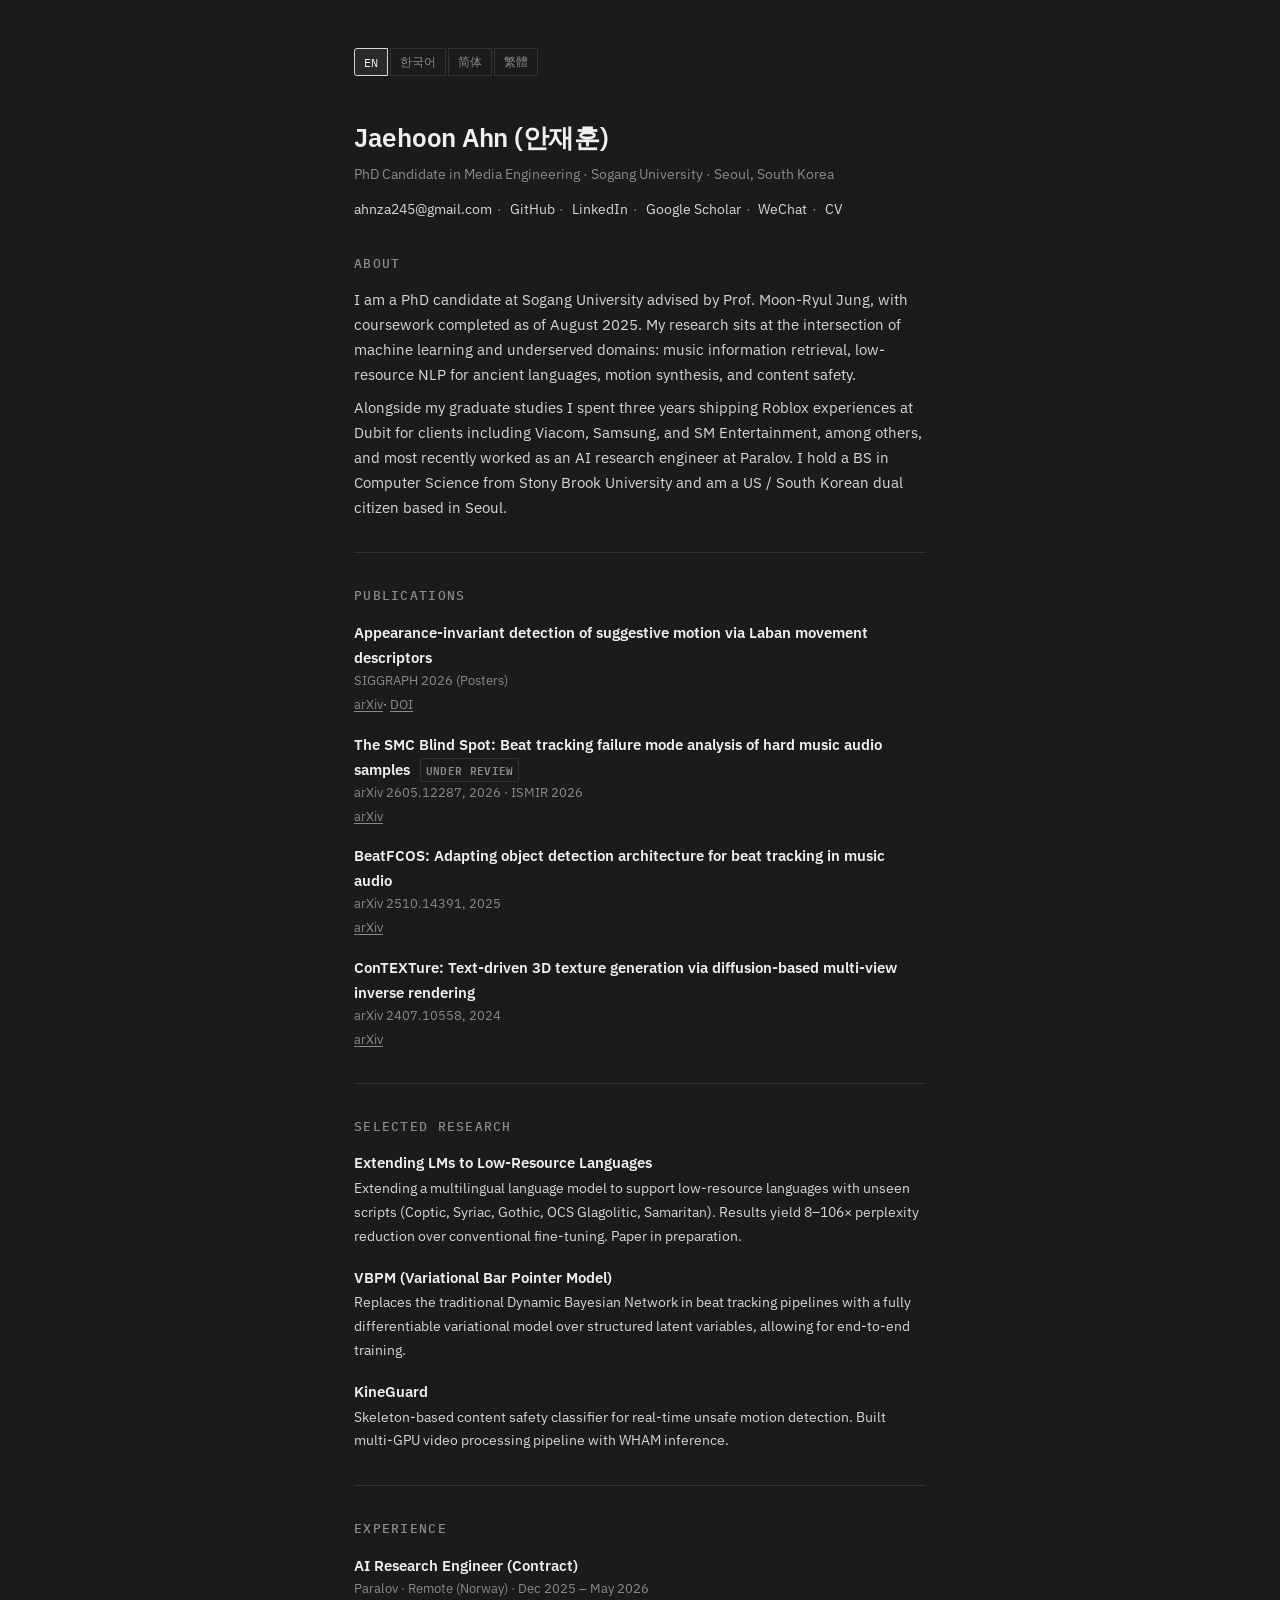
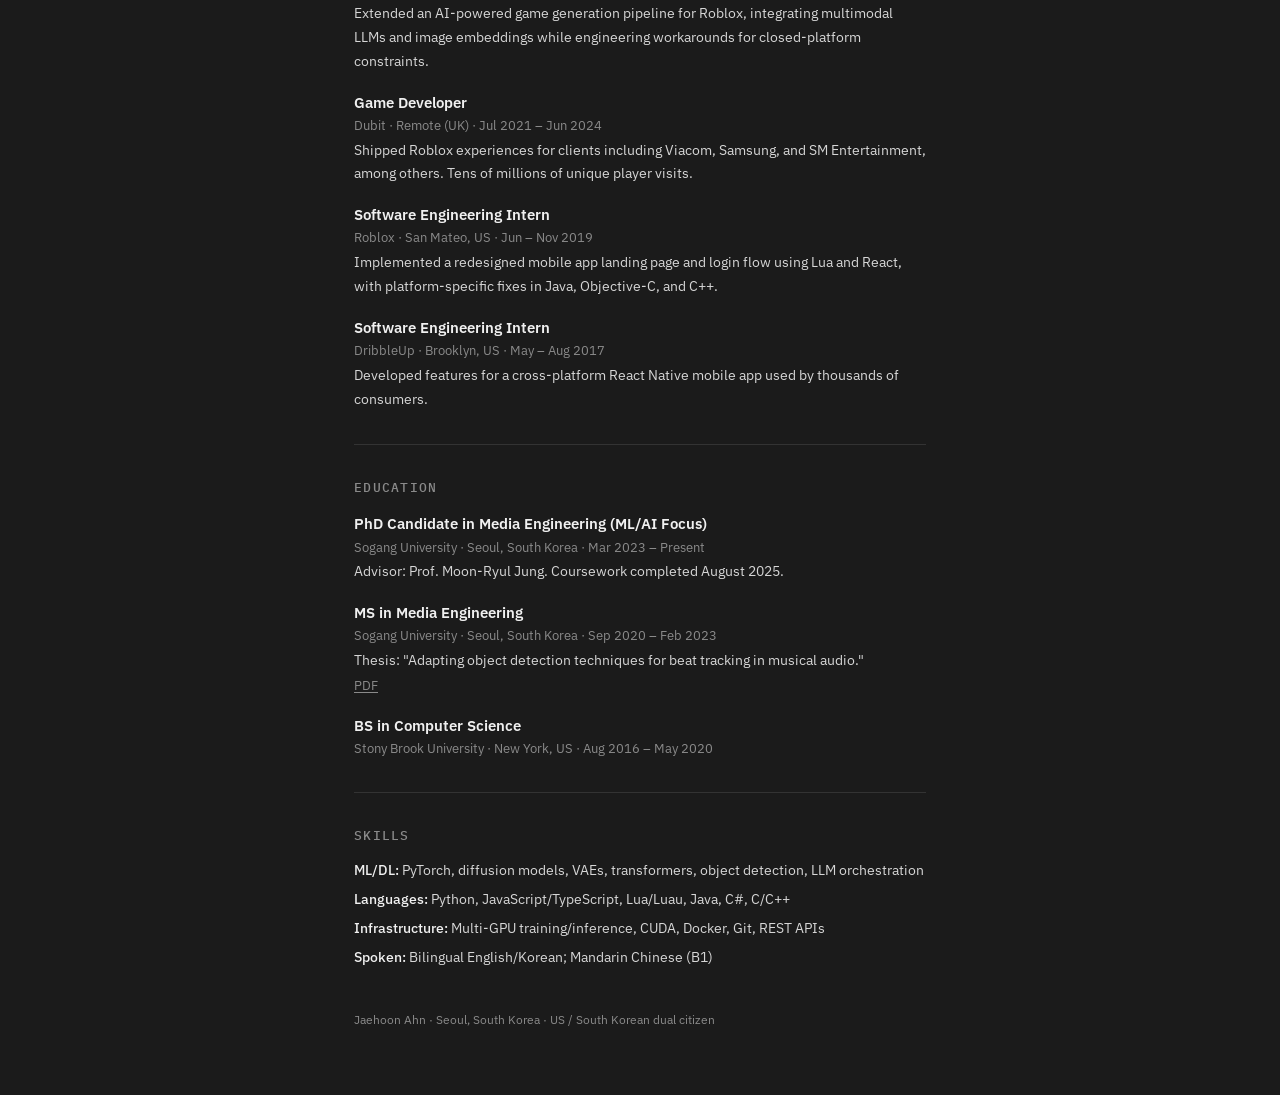
<file: index.html>
<!DOCTYPE html>
<html lang="en">
<head>
<meta charset="UTF-8">
<meta name="viewport" content="width=device-width, initial-scale=1.0">
<title>Jaehoon Ahn</title>
<link rel="preconnect" href="https://fonts.googleapis.com">
<link href="https://fonts.googleapis.com/css2?family=IBM+Plex+Mono:wght@400;500;600&family=IBM+Plex+Sans:ital,wght@0,400;0,500;0,600;1,400&display=swap" rel="stylesheet">
<link rel="stylesheet" href="style.css">
<script async src="https://www.googletagmanager.com/gtag/js?id=G-V99CWHTTJN"></script>
<script>
  window.dataLayer = window.dataLayer || [];
  function gtag(){dataLayer.push(arguments);}
  gtag('js', new Date());
  gtag('config', 'G-V99CWHTTJN');
</script>
</head>
<body>

<div class="wrap">

  <nav class="lang-sw">
    <button class="active" onclick="setLang('en')">EN</button>
    <button onclick="setLang('ko')">한국어</button>
    <button onclick="setLang('zh-hans')">简体</button>
    <button onclick="setLang('zh-hant')">繁體</button>
  </nav>

  <header>
    <h1 id="name-header">Jaehoon Ahn (안재훈)</h1>
    <div class="tagline" data-i18n="tagline">PhD Candidate in Media Engineering · Sogang University · Seoul, South Korea</div>
    <div class="contact">
      <a href="mailto:ahnza245@gmail.com">ahnza245@gmail.com</a><span class="sep">·</span>
      <a href="https://github.com/zaiisao">GitHub</a><span class="sep">·</span>
      <a href="https://linkedin.com/in/ahnjaehoon">LinkedIn</a><span class="sep">·</span>
      <a href="https://scholar.google.com/citations?user=Kc6avhgAAAAJ&hl=ko">Google Scholar</a><span class="sep">·</span>
      <a href="wechat.jpg" target="_blank" rel="noopener" data-i18n="link_wechat">WeChat</a><span class="sep">·</span>
      <a href="Jaehoon_Ahn_Resume.pdf" data-i18n="link_resume">CV</a>
    </div>
  </header>

  <section>
    <h2 data-i18n="h_about">About</h2>
    <p data-i18n="about_1">I am a PhD candidate at Sogang University advised by Prof. Moon-Ryul Jung, with coursework completed as of August 2025. My research sits at the intersection of machine learning and underserved domains: music information retrieval, low-resource NLP for ancient languages, motion synthesis, and content safety.</p>
    <p data-i18n="about_2">Alongside my graduate studies I spent three years shipping Roblox experiences at Dubit for clients including Viacom, Samsung, and SM Entertainment, among others, and most recently worked as an AI research engineer at Paralov. I hold a BS in Computer Science from Stony Brook University and am a US / South Korean dual citizen based in Seoul.</p>
  </section>

  <hr>

  <section>
    <h2 data-i18n="h_pub">Publications</h2>
    <div class="item">
      <div class="item-title">Appearance-invariant detection of suggestive motion via Laban movement descriptors</div>
      <div class="item-meta">SIGGRAPH 2026 (Posters)</div>
      <div class="item-links">
        <a href="https://arxiv.org/abs/2605.24488">arXiv</a><span class="sep">·</span>
        <a href="https://doi.org/10.1145/3799825.3818709">DOI</a>
      </div>
    </div>
    <div class="item">
      <div class="item-title">The SMC Blind Spot: Beat tracking failure mode analysis of hard music audio samples <span class="badge" data-i18n="badge_review">Under review</span></div>
      <div class="item-meta">arXiv 2605.12287, 2026 · ISMIR 2026</div>
      <div class="item-links"><a href="https://arxiv.org/abs/2605.12287">arXiv</a></div>
    </div>
    <div class="item">
      <div class="item-title">BeatFCOS: Adapting object detection architecture for beat tracking in music audio</div>
      <div class="item-meta">arXiv 2510.14391, 2025</div>
      <div class="item-links"><a href="https://arxiv.org/abs/2510.14391">arXiv</a></div>
    </div>
    <div class="item">
      <div class="item-title">ConTEXTure: Text-driven 3D texture generation via diffusion-based multi-view inverse rendering</div>
      <div class="item-meta">arXiv 2407.10558, 2024</div>
      <div class="item-links"><a href="https://arxiv.org/abs/2407.10558">arXiv</a></div>
    </div>
  </section>

  <hr>

  <section>
    <h2 data-i18n="h_research">Selected Research</h2>
    <div class="item">
      <div class="item-title" data-i18n="res1_title">Extending LMs to Low-Resource Languages</div>
      <div class="item-desc" data-i18n="res1_desc">Extending a multilingual language model to support low-resource languages with unseen scripts (Coptic, Syriac, Gothic, OCS Glagolitic, Samaritan). Results yield 8–106× perplexity reduction over conventional fine-tuning. Paper in preparation.</div>
    </div>
    <div class="item">
      <div class="item-title">VBPM (Variational Bar Pointer Model)</div>
      <div class="item-desc" data-i18n="res2_desc">Replaces the traditional Dynamic Bayesian Network in beat tracking pipelines with a fully differentiable variational model over structured latent variables, allowing for end-to-end training.</div>
    </div>
    <div class="item">
      <div class="item-title">KineGuard</div>
      <div class="item-desc" data-i18n="res3_desc">Skeleton-based content safety classifier for real-time unsafe motion detection. Built multi-GPU video processing pipeline with WHAM inference.</div>
    </div>
  </section>

  <hr>

  <section>
    <h2 data-i18n="h_exp">Experience</h2>
    <div class="item">
      <div class="item-title" data-i18n="exp1_role">AI Research Engineer (Contract)</div>
      <div class="item-meta">Paralov · Remote (Norway) · Dec 2025 – May 2026</div>
      <div class="item-desc" data-i18n="exp1_desc">Extended an AI-powered game generation pipeline for Roblox, integrating multimodal LLMs and image embeddings while engineering workarounds for closed-platform constraints.</div>
    </div>
    <div class="item">
      <div class="item-title" data-i18n="exp2_role">Game Developer</div>
      <div class="item-meta">Dubit · Remote (UK) · Jul 2021 – Jun 2024</div>
      <div class="item-desc" data-i18n="exp2_desc">Shipped Roblox experiences for clients including Viacom, Samsung, and SM Entertainment, among others. Tens of millions of unique player visits.</div>
    </div>
    <div class="item">
      <div class="item-title" data-i18n="exp3_role">Software Engineering Intern</div>
      <div class="item-meta">Roblox · San Mateo, US · Jun – Nov 2019</div>
      <div class="item-desc" data-i18n="exp3_desc">Implemented a redesigned mobile app landing page and login flow using Lua and React, with platform-specific fixes in Java, Objective-C, and C++.</div>
    </div>
    <div class="item">
      <div class="item-title" data-i18n="exp4_role">Software Engineering Intern</div>
      <div class="item-meta">DribbleUp · Brooklyn, US · May – Aug 2017</div>
      <div class="item-desc" data-i18n="exp4_desc">Developed features for a cross-platform React Native mobile app used by thousands of consumers.</div>
    </div>
  </section>

  <hr>

  <section>
    <h2 data-i18n="h_edu">Education</h2>
    <div class="item">
      <div class="item-title" data-i18n="edu1_title">PhD Candidate in Media Engineering (ML/AI Focus)</div>
      <div class="item-meta" data-i18n="edu1_meta">Sogang University · Seoul, South Korea · Mar 2023 – Present</div>
      <div class="item-desc" data-i18n="edu1_desc">Advisor: Prof. Moon-Ryul Jung. Coursework completed August 2025.</div>
    </div>
    <div class="item">
      <div class="item-title" data-i18n="edu2_title">MS in Media Engineering</div>
      <div class="item-meta" data-i18n="edu2_meta">Sogang University · Seoul, South Korea · Sep 2020 – Feb 2023</div>
      <div class="item-desc" data-i18n="edu2_desc">Thesis: "Adapting object detection techniques for beat tracking in musical audio."</div>
      <div class="item-links"><a href="Masters_Thesis_Jaehoon_Ahn.pdf" data-i18n="link_thesis">PDF</a></div>
    </div>
    <div class="item">
      <div class="item-title" data-i18n="edu3_title">BS in Computer Science</div>
      <div class="item-meta" data-i18n="edu3_meta">Stony Brook University · New York, US · Aug 2016 – May 2020</div>
    </div>
  </section>

  <hr>

  <section>
    <h2 data-i18n="h_skills">Skills</h2>
    <div class="skills-row"><strong>ML/DL:</strong> PyTorch, diffusion models, VAEs, transformers, object detection, LLM orchestration</div>
    <div class="skills-row"><strong data-i18n="sk_lang">Languages:</strong> Python, JavaScript/TypeScript, Lua/Luau, Java, C#, C/C++</div>
    <div class="skills-row"><strong data-i18n="sk_infra">Infrastructure:</strong> Multi-GPU training/inference, CUDA, Docker, Git, REST APIs</div>
    <div class="skills-row"><strong data-i18n="sk_spoken">Spoken:</strong> <span data-i18n="sk_spoken_val">Bilingual English/Korean; Mandarin Chinese (B1)</span></div>
  </section>

  <footer data-i18n="footer">Jaehoon Ahn · Seoul, South Korea · US / South Korean dual citizen</footer>

</div>

<script>
const T = {
  en: {},
  ko: {
    tagline: '미디어공학 박사 수료 · 서강대학교 · 대한민국 서울',
    h_about: '소개',
    about_1: '서강대학교에서 정문열 교수님 지도하에 박사과정을 밟고 있으며, 2025년 8월 기준 수료 상태입니다. 음악 정보 검색, 고대 저자원 언어를 위한 자연어 처리, 모션 합성, 콘텐츠 안전성 등 기계학습과 소외된 분야의 교차점에서 연구하고 있습니다.',
    about_2: '대학원 과정과 병행하여 Dubit에서 3년간 Viacom, 삼성, SM엔터테인먼트 등의 클라이언트를 위한 Roblox 게임을 개발했으며, 가장 최근에는 Paralov에서 AI 연구 엔지니어로 게임 생성 파이프라인을 구축했습니다. 뉴욕주립대학교 (스토니브룩)에서 컴퓨터공학 학사를 취득했으며, 서울에 거주하는 한미 이중국적자입니다.',
    h_pub: '논문',
    badge_review: '심사 중',
    h_research: '진행 중인 연구',
    res1_title: '저자원 언어를 위한 언어 모델 확장',
    res1_desc: '미지원 문자 체계(콥트어, 시리아어, 고트어, 고대교회슬라브어 글라골리차, 사마리아어)를 가진 저자원 언어를 지원하도록 다국어 언어 모델을 확장. 기존 파인튜닝 대비 8–106배의 퍼플렉서티 감소. 논문 준비 중.',
    res2_desc: '비트 트래킹 파이프라인의 기존 동적 베이지안 네트워크를 구조화된 잠재 변수에 대한 완전 미분 가능한 변분 모델로 대체하여 종단간 학습 가능.',
    res3_desc: '실시간 위험 동작 감지를 위한 스켈레톤 기반 콘텐츠 안전성 분류기. WHAM 추론을 활용한 다중 GPU 비디오 처리 파이프라인 구축.',
    h_exp: '경력',
    exp1_role: 'AI 연구 엔지니어 (계약직)',
    exp1_desc: 'Roblox용 AI 기반 게임 생성 파이프라인을 확장. 멀티모달 LLM과 이미지 임베딩을 통합하고, 폐쇄형 플랫폼의 제약을 우회하는 솔루션을 설계.',
    exp2_role: '게임 개발자',
    exp2_desc: 'Viacom, 삼성, SM엔터테인먼트 등의 클라이언트를 위한 Roblox 경험 출시. 수천만 건의 고유 플레이어 방문.',
    exp3_role: '소프트웨어 엔지니어링 인턴',
    exp3_desc: 'Lua와 React를 사용하여 모바일 앱의 랜딩 페이지와 로그인 플로우 재설계 구현. Java, Objective-C, C++로 플랫폼별 수정 작업 수행.',
    exp4_role: '소프트웨어 엔지니어링 인턴',
    exp4_desc: '수천 명의 사용자가 이용하는 크로스플랫폼 React Native 모바일 앱의 기능 개발.',
    h_edu: '학력',
    edu1_title: '미디어공학 박사 수료 (ML/AI 중심)',
    edu1_meta: '서강대학교 · 대한민국 서울 · 2023년 3월 – 현재',
    edu1_desc: '지도교수: 정문열. 2025년 8월 수료.',
    edu2_title: '미디어공학 석사',
    edu2_meta: '서강대학교 · 대한민국 서울 · 2020년 9월 – 2023년 2월',
    edu2_desc: '학위논문: "음악 오디오에서의 비트 트래킹을 위한 객체 탐지 기법 적용."',
    edu3_title: '컴퓨터공학 학사',
    edu3_meta: '뉴욕주립대학교 (스토니브룩) · 미국 뉴욕 · 2016년 8월 – 2020년 5월',
    h_skills: '기술',
    sk_lang: '프로그래밍 언어:',
    sk_infra: '인프라:',
    sk_spoken: '구사 언어:',
    sk_spoken_val: '한국어·영어 (이중 모국어), 중국어 (B1)',
    link_resume: '이력서',
    link_thesis: 'PDF',
    footer: '안재훈 · 대한민국 서울 · 한미 이중국적자'
  },
  'zh-hans': {
    tagline: '媒体工程博士研究生 · 西江大学 · 韩国首尔',
    h_about: '简介',
    about_1: '我是西江大学的博士研究生，师从 Moon-Ryul Jung 教授，已于2025年8月完成全部课程。我的研究方向聚焦于机器学习与小众领域的交叉：音乐信息检索、面向古代低资源语言的自然语言处理、动作合成以及内容安全。',
    about_2: '在攻读研究生期间，我同时在Dubit从事三年Roblox游戏开发，服务Viacom、三星、SM娱乐等客户；最近在Paralov担任AI研究工程师，构建游戏生成管线。我持有石溪大学计算机科学学士学位，现居首尔，拥有美韩双重国籍。',
    h_pub: '发表论文',
    badge_review: '审稿中',
    h_research: '进行中的研究',
    res1_title: '将语言模型扩展至低资源语言',
    res1_desc: '扩展多语言语言模型以支持具有未见文字系统的低资源语言（科普特语、叙利亚语、哥特语、古教会斯拉夫语格拉哥里字母、撒玛利亚语）。结果在常规微调基础上实现8–106倍困惑度降低。论文准备中。',
    res2_desc: '用结构化隐变量上的完全可微分变分模型替代节拍追踪管线中的传统动态贝叶斯网络，实现端到端训练。',
    res3_desc: '用于实时不安全动作检测的基于骨骼的内容安全分类器。构建了基于WHAM推理的多GPU视频处理管线。',
    h_exp: '工作经历',
    exp1_role: 'AI研究工程师（合约）',
    exp1_desc: '扩展面向Roblox的AI游戏生成管线，集成多模态LLM和图像嵌入，并针对封闭平台限制设计解决方案。',
    exp2_role: '游戏开发工程师',
    exp2_desc: '为Viacom、三星、SM娱乐等客户发布Roblox游戏体验，累计数千万独立玩家访问。',
    exp3_role: '软件工程实习生',
    exp3_desc: '使用Lua和React实现重新设计的移动应用着陆页与登录流程，并用Java、Objective-C、C++进行平台特定修复。',
    exp4_role: '软件工程实习生',
    exp4_desc: '为数千名用户使用的跨平台React Native移动应用开发功能。',
    h_edu: '教育经历',
    edu1_title: '媒体工程博士研究生（ML/AI方向）',
    edu1_meta: '西江大学 · 韩国首尔 · 2023年3月 – 至今',
    edu1_desc: '导师：Moon-Ryul Jung 教授。2025年8月修完全部课程。',
    edu2_title: '媒体工程硕士',
    edu2_meta: '西江大学 · 韩国首尔 · 2020年9月 – 2023年2月',
    edu2_desc: '学位论文："将目标检测技术应用于音乐音频中的节拍追踪。"',
    edu3_title: '计算机科学学士',
    edu3_meta: '石溪大学 · 美国纽约 · 2016年8月 – 2020年5月',
    h_skills: '技能',
    sk_lang: '编程语言：',
    sk_infra: '基础设施：',
    sk_spoken: '口语：',
    sk_spoken_val: '英语/韩语（双母语）、中文（B1）',
    link_resume: '简历',
    link_thesis: 'PDF',
    link_wechat: '微信',
    footer: '安宰勋 · 韩国首尔 · 美韩双重国籍'
  },
  'zh-hant': {
    tagline: '媒體工程博士研究生 · 西江大學 · 韓國首爾',
    h_about: '簡介',
    about_1: '我是西江大學的博士研究生，師從 Moon-Ryul Jung 教授，已於2025年8月完成全部課程。我的研究方向聚焦於機器學習與小眾領域的交叉：音樂資訊檢索、面向古代低資源語言的自然語言處理、動作合成以及內容安全。',
    about_2: '在攻讀研究所期間，我同時在Dubit從事三年Roblox遊戲開發，服務Viacom、三星、SM娛樂等客戶；最近在Paralov擔任AI研究工程師，建構遊戲生成管線。我持有石溪大學電腦科學學士學位，現居首爾，擁有美韓雙重國籍。',
    h_pub: '發表論文',
    badge_review: '審稿中',
    h_research: '進行中的研究',
    res1_title: '將語言模型擴展至低資源語言',
    res1_desc: '擴展多語言語言模型以支援具有未見文字系統的低資源語言（科普特語、敘利亞語、哥特語、古教會斯拉夫語格拉哥里字母、撒瑪利亞語）。結果在常規微調基礎上實現8–106倍困惑度降低。論文準備中。',
    res2_desc: '用結構化隱變數上的完全可微分變分模型替代節拍追蹤管線中的傳統動態貝葉斯網路，實現端到端訓練。',
    res3_desc: '用於即時不安全動作偵測的基於骨骼的內容安全分類器。建構了基於WHAM推理的多GPU視訊處理管線。',
    h_exp: '工作經歷',
    exp1_role: 'AI研究工程師（合約）',
    exp1_desc: '擴展面向Roblox的AI遊戲生成管線，整合多模態LLM和圖像嵌入，並針對封閉平台限制設計解決方案。',
    exp2_role: '遊戲開發工程師',
    exp2_desc: '為Viacom、三星、SM娛樂等客戶發布Roblox遊戲體驗，累計數千萬獨立玩家造訪。',
    exp3_role: '軟體工程實習生',
    exp3_desc: '使用Lua與React實作重新設計的行動應用程式著陸頁與登入流程，並以Java、Objective-C、C++進行平台特定修正。',
    exp4_role: '軟體工程實習生',
    exp4_desc: '為數千名使用者使用的跨平台React Native行動應用程式開發功能。',
    h_edu: '教育經歷',
    edu1_title: '媒體工程博士研究生（ML/AI方向）',
    edu1_meta: '西江大學 · 韓國首爾 · 2023年3月 – 至今',
    edu1_desc: '導師：Moon-Ryul Jung 教授。2025年8月修完全部課程。',
    edu2_title: '媒體工程碩士',
    edu2_meta: '西江大學 · 韓國首爾 · 2020年9月 – 2023年2月',
    edu2_desc: '學位論文：「將物件偵測技術應用於音樂音訊中的節拍追蹤。」',
    edu3_title: '電腦科學學士',
    edu3_meta: '石溪大學 · 美國紐約 · 2016年8月 – 2020年5月',
    h_skills: '技能',
    sk_lang: '程式語言：',
    sk_infra: '基礎設施：',
    sk_spoken: '口語：',
    sk_spoken_val: '英語/韓語（雙母語）、中文（B1）',
    link_resume: '履歷',
    link_thesis: 'PDF',
    link_wechat: '微信',
    footer: '安宰勳 · 韓國首爾 · 美韓雙重國籍'
  }
};

let currentLang = 'en';

function setLang(lang) {
  currentLang = lang;
  document.documentElement.lang = lang === 'zh-hans' ? 'zh-CN' : lang === 'zh-hant' ? 'zh-TW' : lang;

  document.querySelectorAll('.lang-sw button').forEach(btn => btn.classList.remove('active'));
  document.querySelector('.lang-sw button[onclick="setLang(\'' + lang + '\')"]').classList.add('active');

  const names = {
    en: 'Jaehoon Ahn (안재훈)',
    ko: '안재훈 (Jaehoon Ahn)',
    'zh-hans': '安宰勋（Jaehoon Ahn）',
    'zh-hant': '安宰勳（Jaehoon Ahn）'
  };
  document.getElementById('name-header').textContent = names[lang] || names.en;

  const dict = T[lang] || {};
  document.querySelectorAll('[data-i18n]').forEach(el => {
    const key = el.getAttribute('data-i18n');
    if (dict[key]) el.textContent = dict[key];
    else if (T.en[key]) el.textContent = T.en[key];
  });
}

document.addEventListener('DOMContentLoaded', () => {
  document.querySelectorAll('[data-i18n]').forEach(el => {
    T.en[el.getAttribute('data-i18n')] = el.textContent;
  });
});
</script>

</body>
</html>
</file>
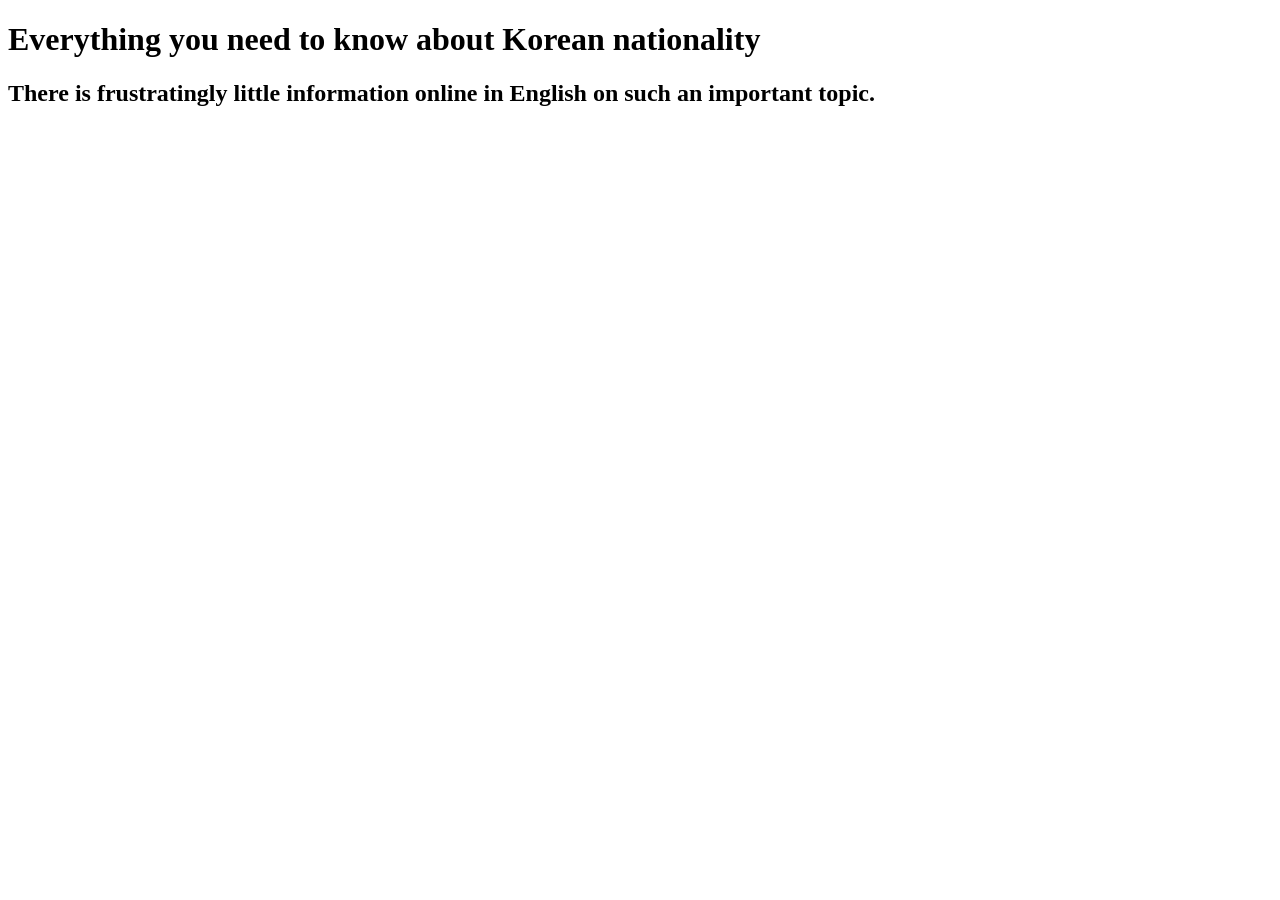
<file: korean-nationality-law/index.html>
<!DOCTYPE html>
<html>
<head>
	<title>Everything you need to know about Korean nationality</title>
</head>
<body>
	<h1>Everything you need to know about Korean nationality</h1>
	<h2>There is frustratingly little information online in English on such an important topic.</h2>
	<p>

	</p>
</body>
</html>
</file>
<file: style.css>
:root {
  --bg: #1b1b1b;
  --fg: #d6d6d6;
  --fg-dim: #8a8a8a;
  --fg-bright: #f0f0f0;
  --link: #d6d6d6;
  --link-hover: #fff;
  --rule: #333;
  --mono: 'IBM Plex Mono', 'SF Mono', 'Consolas', monospace;
  --sans: 'IBM Plex Sans', -apple-system, sans-serif;
  --max-w: 620px;
}

* { margin: 0; padding: 0; box-sizing: border-box; }
html { font-size: 16px; }

body {
  font-family: var(--sans);
  background: var(--bg);
  color: var(--fg);
  line-height: 1.7;
  -webkit-font-smoothing: antialiased;
}

::selection { background: #555; color: #fff; }

.wrap {
  max-width: var(--max-w);
  margin: 0 auto;
  padding: 3rem 1.5rem 4rem;
}

/* --- Lang switcher --- */
.lang-sw {
  display: flex;
  gap: 0.15rem;
  margin-bottom: 2.5rem;
  font-family: var(--mono);
  font-size: 0.78rem;
}
.lang-sw button {
  background: none;
  border: 1px solid var(--rule);
  color: var(--fg-dim);
  padding: 0.25rem 0.55rem;
  cursor: pointer;
  font-family: inherit;
  font-size: inherit;
  transition: color 0.15s, border-color 0.15s;
}
.lang-sw button:first-child { border-radius: 3px 0 0 3px; }
.lang-sw button:last-child { border-radius: 0 3px 3px 0; }
.lang-sw button:hover { color: var(--fg); border-color: var(--fg-dim); }
.lang-sw button.active {
  color: var(--fg-bright);
  border-color: var(--fg);
  background: #2a2a2a;
}

/* --- Header --- */
header { margin-bottom: 2rem; }
h1 {
  font-size: 1.6rem;
  font-weight: 600;
  color: var(--fg-bright);
  letter-spacing: -0.01em;
  margin-bottom: 0.15rem;
}
.tagline {
  color: var(--fg-dim);
  font-size: 0.9rem;
  margin-bottom: 0.7rem;
}
.contact {
  font-size: 0.85rem;
  color: var(--fg-dim);
}
.contact a {
  color: var(--link);
  text-decoration: none;
}
.contact a:hover { color: var(--link-hover); text-decoration: underline; }
.contact .sep { margin: 0 0.3rem; }

/* --- Sections --- */
section { margin-bottom: 2rem; }
h2 {
  font-family: var(--mono);
  font-size: 0.8rem;
  font-weight: 500;
  text-transform: uppercase;
  letter-spacing: 0.1em;
  color: var(--fg-dim);
  margin-bottom: 0.8rem;
}

p { font-size: 0.92rem; margin-bottom: 0.5rem; }
p:last-child { margin-bottom: 0; }

/* --- Items --- */
.item { margin-bottom: 1rem; }
.item:last-child { margin-bottom: 0; }
.item-title {
  font-weight: 600;
  font-size: 0.92rem;
  color: var(--fg-bright);
}
.item-meta {
  font-size: 0.82rem;
  color: var(--fg-dim);
}
.item-desc {
  font-size: 0.88rem;
  color: var(--fg);
  margin-top: 0.1rem;
}
.item-links {
  font-size: 0.8rem;
  margin-top: 0.1rem;
}
.item-links a {
  color: var(--fg-dim);
  text-decoration: underline;
  text-underline-offset: 2px;
}
.item-links a:hover { color: var(--fg-bright); }

.badge {
  font-family: var(--mono);
  font-size: 0.68rem;
  color: var(--fg-dim);
  border: 1px solid var(--rule);
  padding: 0.1em 0.4em;
  border-radius: 2px;
  margin-left: 0.4rem;
  vertical-align: middle;
  text-transform: uppercase;
  letter-spacing: 0.03em;
}

/* --- Skills --- */
.skills-row {
  font-size: 0.88rem;
  margin-bottom: 0.3rem;
}
.skills-row strong {
  color: var(--fg-bright);
  font-weight: 500;
}

hr {
  border: none;
  border-top: 1px solid var(--rule);
  margin: 2rem 0;
}

footer {
  margin-top: 2.5rem;
  font-size: 0.78rem;
  color: var(--fg-dim);
}

@media (max-width: 520px) {
  html { font-size: 15px; }
  .wrap { padding: 2rem 1.2rem 3rem; }
}
</file>
